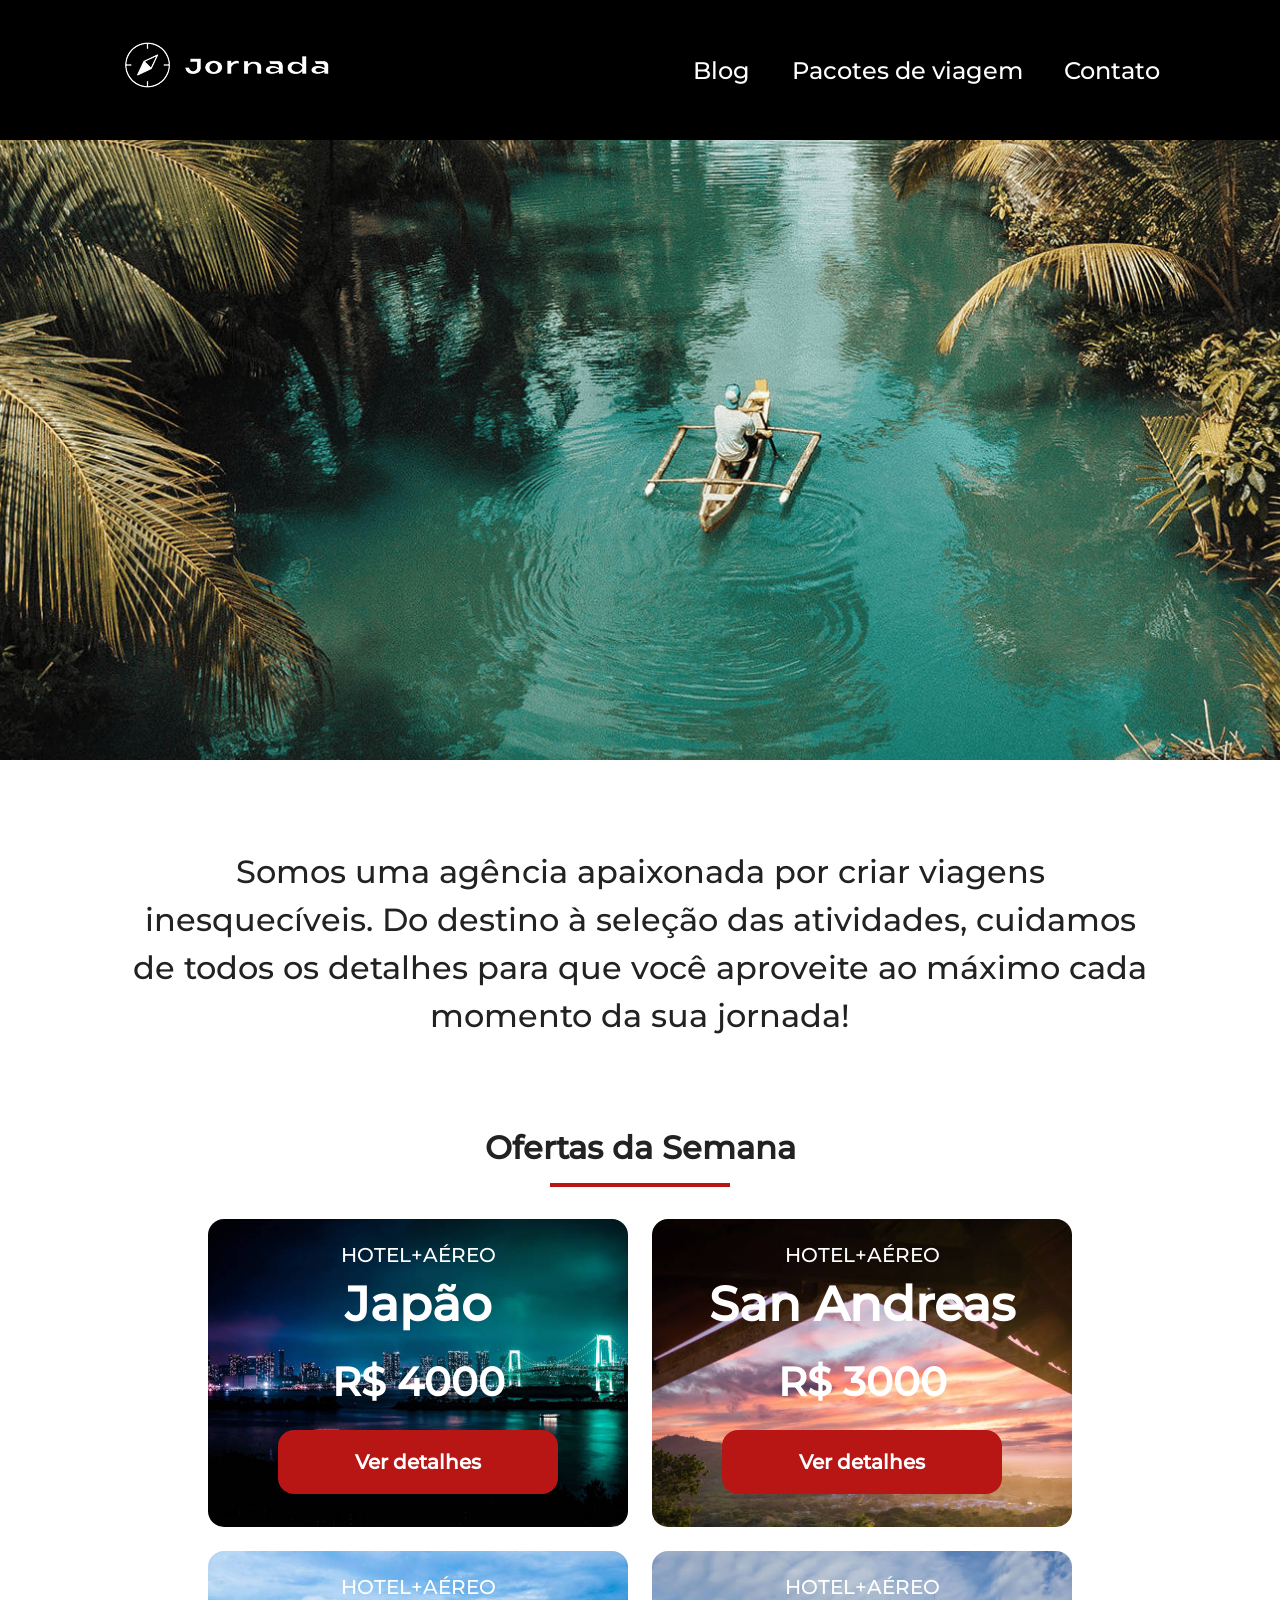
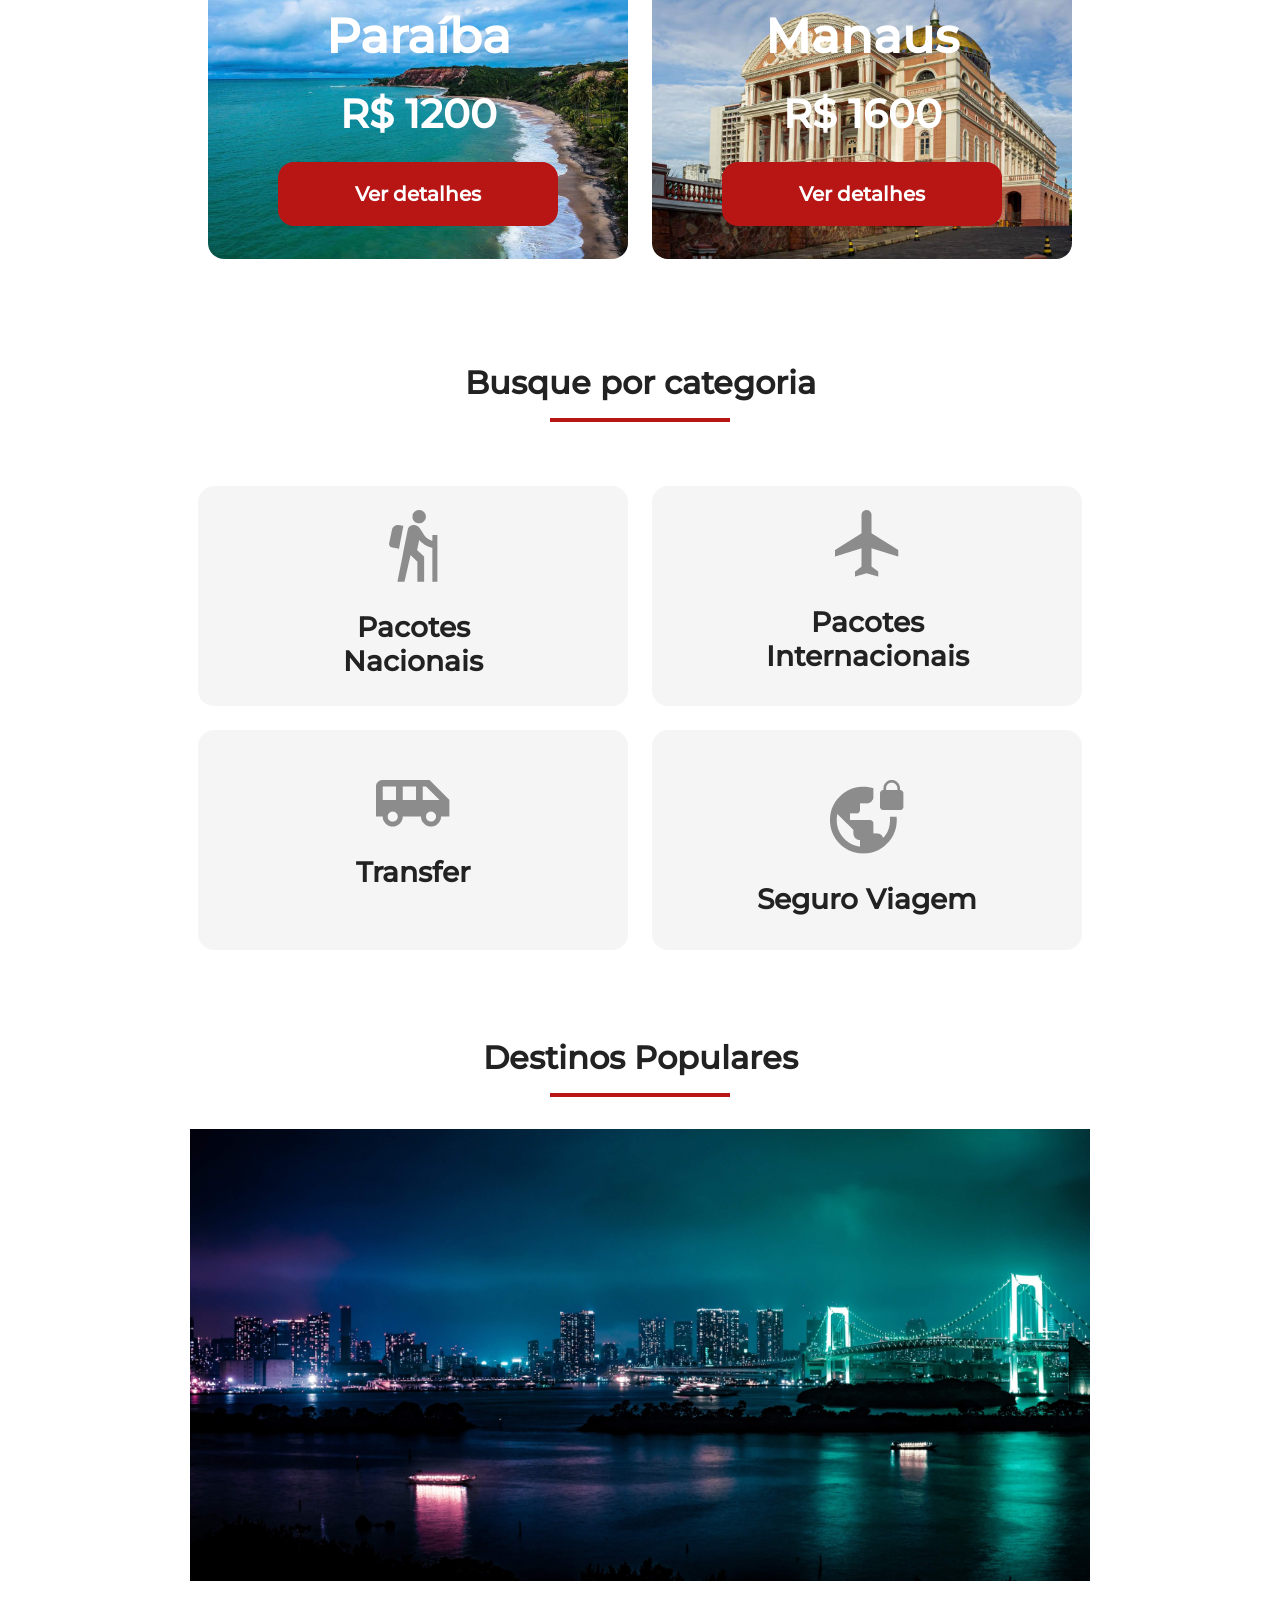
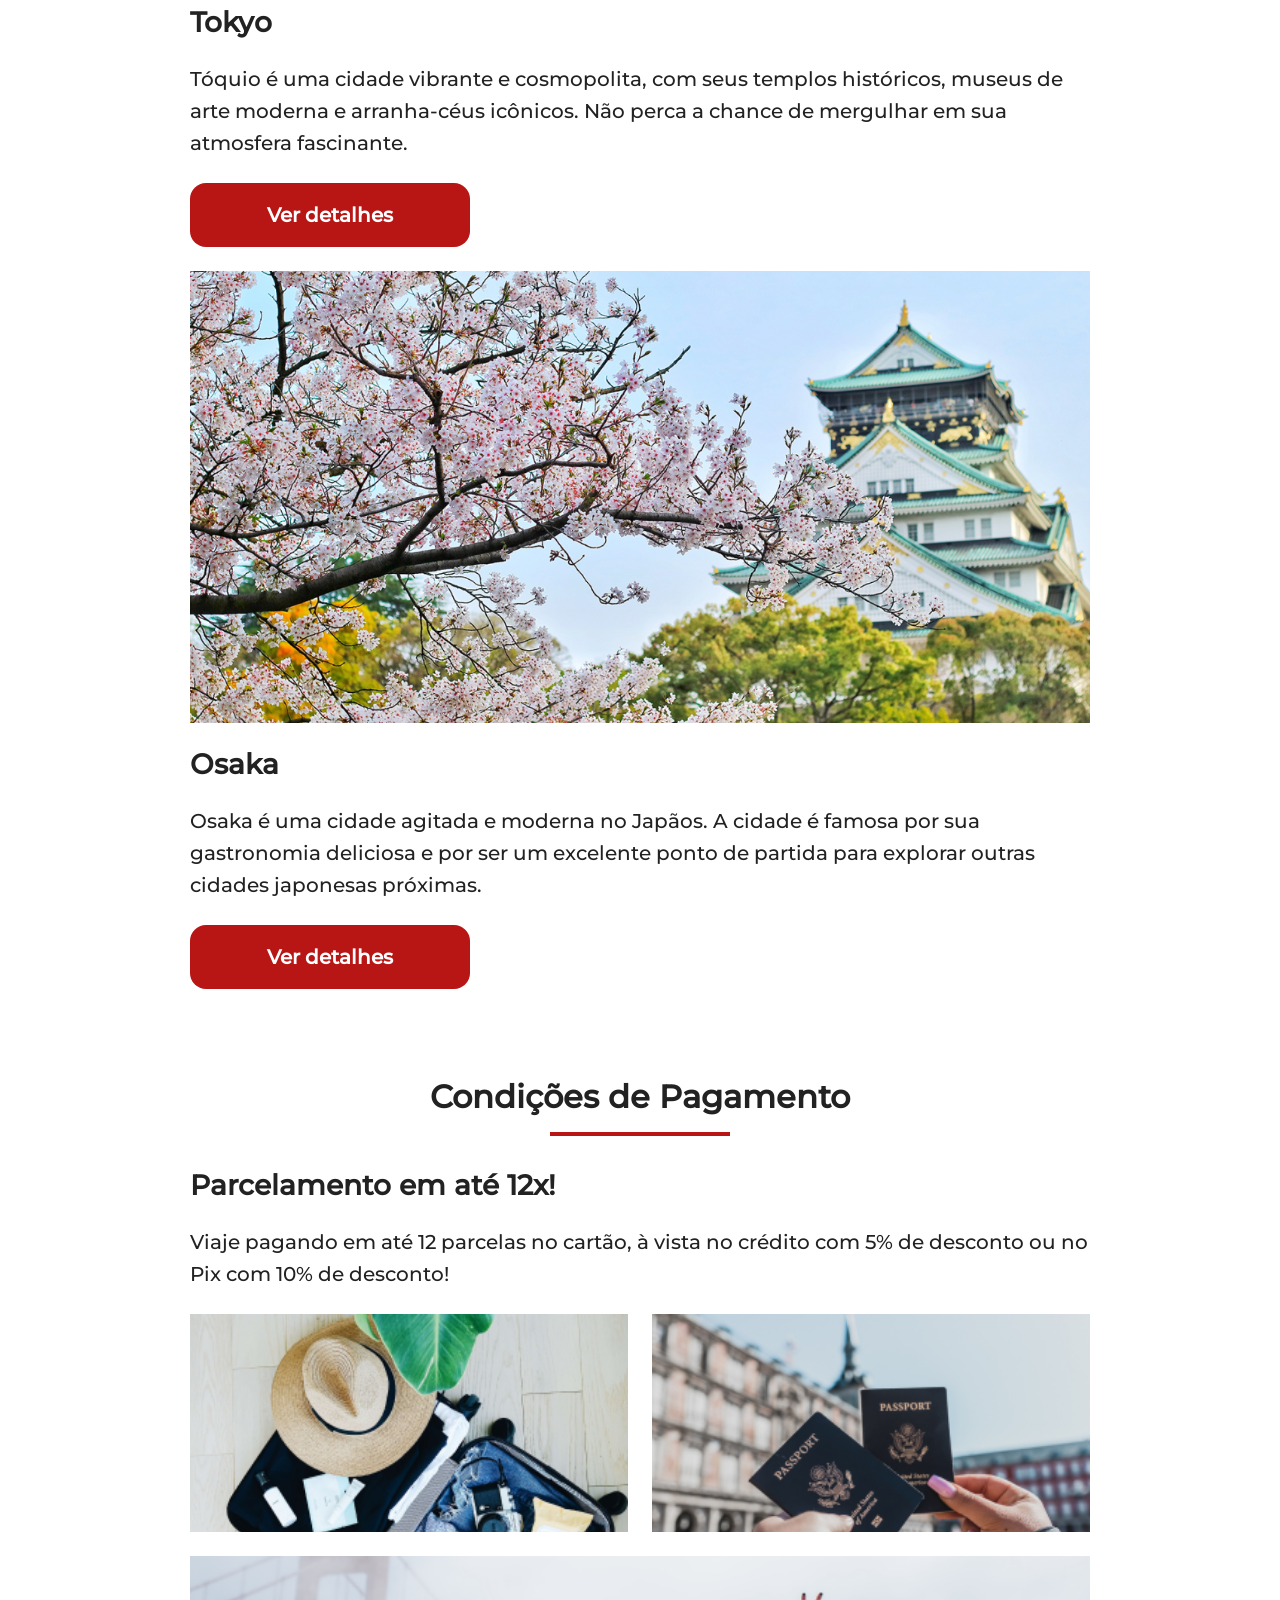
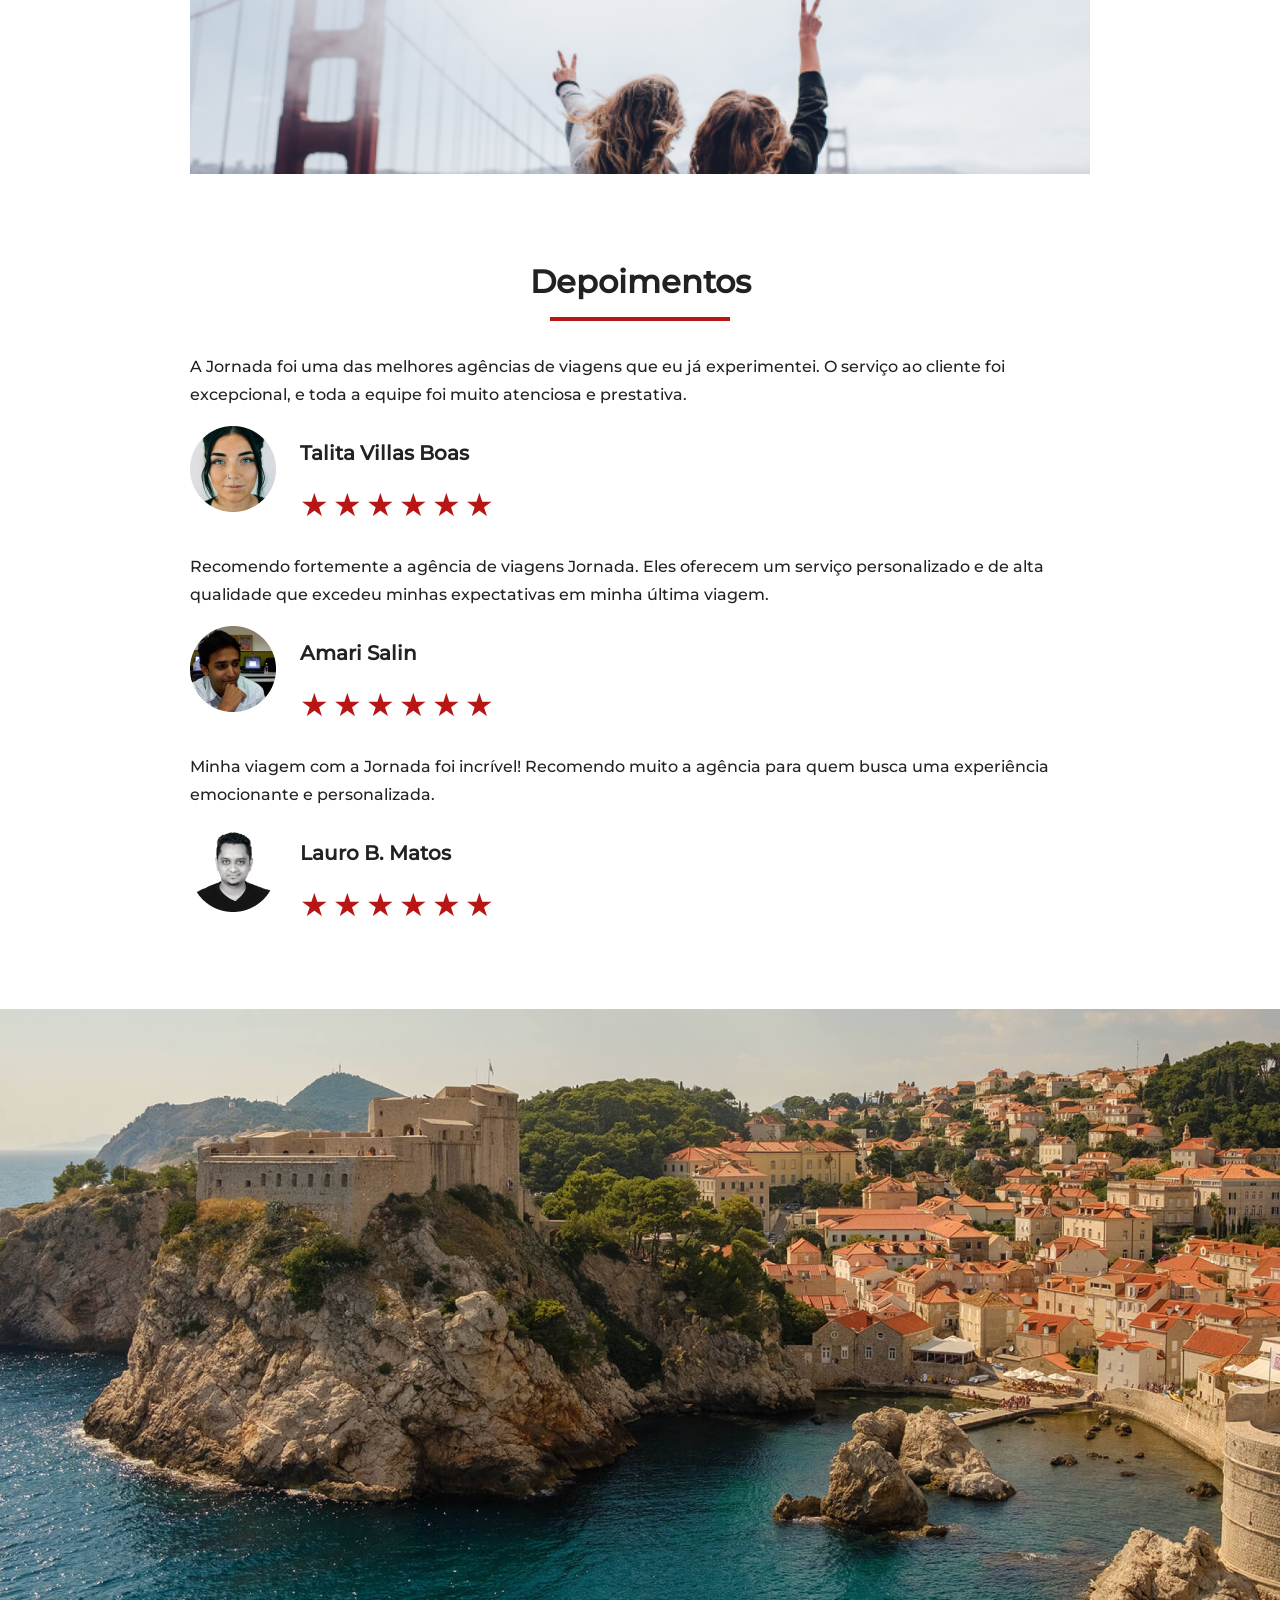
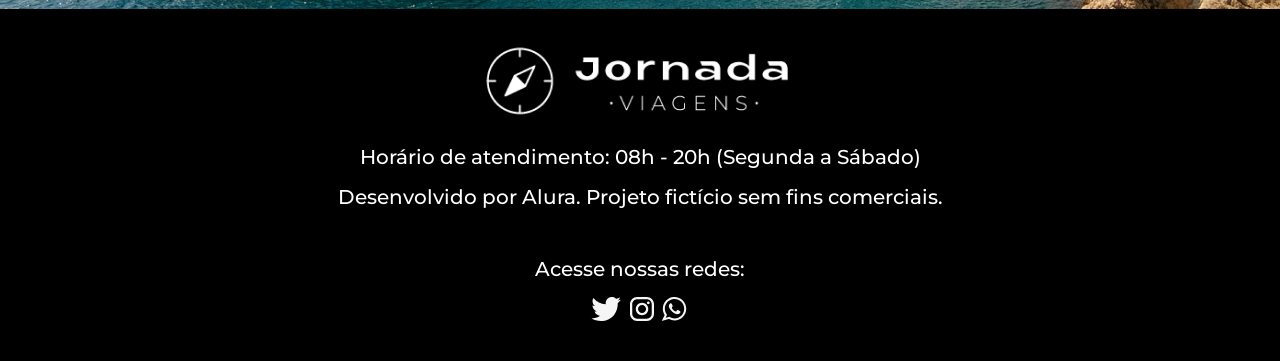
<file: index.html>
<!doctype html>
<html lang="pt-br">
  <head>
    <meta charset="UTF-8" />
    <meta name="viewport" content="width=device-width, initial-scale=1.0" />
    <meta
      name="description"
      content="Jornada Viagens, somos uma agência apaixonada por criar viagens inesquecíveis "
    />

    <meta name="og:title" content="Jornada Viagens" />
    <meta
      name="og:description "
      content="Jornada Viagens, somos uma agência apaixonada por criar viagens inesquecíveis"
    />
    <meta
      name="og:image "
      content="https://juliazucarelli.github.io/jornada-viagens/img/logo-footer.png"
    />
    <meta name="og:type " content="website" />
    <meta
      name="og:url "
      content="https://juliazucarelli.github.io/jornada-viagens"
    />

    <link rel="stylesheet" href="css/style.css" />
    <link rel="icon" href="favicon.svg" type="xml/svg" />
    <title>Jornada Viagens</title>
  </head>
  <body>
    <header class="main-header">
      <a class="logo" href="index.html" title="voltar para a página inicial">
        <img
          class="img-mobile"
          src="img/bussola-jornada-branca.png"
          alt="bussola do logo Jornada Viagens na cor branca"
        />
        <img
          class="img-desktop"
          src="img/bussola-texto-jornada-branca.png"
          alt="bussola do logo Jornada Viagens na cor branca"
        />
      </a>
      <div class="navigation-menu">
        <label for="menu"> <img src="img/menu.png" alt="menu" /> </label>
        <input type="checkbox" name="" id="menu" hidden />
        <nav>
          <ul class="list-links">
            <li>
              <a href="blog.html" target="_blank" title="acessar blog">Blog</a>
            </li>
            <li>
              <a
                href="pacotes-de-viagem.html"
                target="_blank"
                title="acessar pacotes de viagem"
                >Pacotes de viagem</a
              >
            </li>
            <li>
              <a href="contato.html" target="_blank" title="acessar contato"
                >Contato</a
              >
            </li>
          </ul>
        </nav>
      </div>
    </header>

    <section class="hero">
      <div class="hero-img"></div>
      <h2>
        Somos uma agência apaixonada por criar viagens inesquecíveis. Do destino
        à seleção das atividades, cuidamos de todos os detalhes para que você
        aproveite ao máximo cada momento da sua jornada!
      </h2>
    </section>

    <section class="offers section">
      <div class="section-title">
        <h2>Ofertas da Semana</h2>
        <hr />
      </div>
      <div class="offers-cards">
        <article class="card japao">
          <header>
            <p>HOTEL+AÉREO</p>
            <h3>Japão <span> R$ 4000 </span></h3>
          </header>
          <footer>
            <a href="#" class="button">Ver detalhes</a>
          </footer>
        </article>

        <article class="card san-andreas">
          <header>
            <p>HOTEL+AÉREO</p>
            <h3>San Andreas <span> R$ 3000 </span></h3>
          </header>
          <footer>
            <a href="#" class="button">Ver detalhes</a>
          </footer>
        </article>

        <article class="card paraiba">
          <header>
            <p>HOTEL+AÉREO</p>
            <h3>Paraíba <span> R$ 1200 </span></h3>
          </header>
          <footer>
            <a href="#" class="button">Ver detalhes</a>
          </footer>
        </article>

        <article class="card manaus">
          <header>
            <p>HOTEL+AÉREO</p>
            <h3>Manaus <span> R$ 1600 </span></h3>
          </header>
          <footer>
            <a href="#" class="button">Ver detalhes</a>
          </footer>
        </article>
      </div>
    </section>

    <section class="categories section">
      <div class="section-title">
        <h2>Busque por categoria</h2>
        <hr />
      </div>
      <div class="categories-cards">
        <a
          href="#"
          target="_blank"
          class="card"
          title="Busque por Pacotes Nacionais"
          ><img
            src="img/ícone - pacotes nacionais.png"
            alt="ícone cinza representando uma pessoa fazendo tracking"
          />
          <h3 class="content-title">
            Pacotes<br />
            Nacionais
          </h3>
        </a>

        <a
          href="#"
          target="_blank"
          class="card"
          title="Busque por Pacotes Internacionais"
          ><img
            src="img/ícone - pacotes interacionais.png"
            alt="ícone cinza representando um avião"
          />
          <h3 class="content-title">
            Pacotes<br />
            Internacionais
          </h3>
        </a>

        <a
          href="#"
          target="_blank"
          class="card single-line transfer"
          title="Busque pela categoria Transfer"
          ><img
            src="img/ícone -transfer.png"
            alt="ícone representando um ônibus"
          />
          <h3 class="content-title">Transfer</h3>
        </a>

        <a
          href="#"
          target="_blank"
          class="card single-line"
          title="Busque pela categoria Seguro Viagem"
          ><img
            src="img/ícone - seguro viagem.png"
            alt="ícone cinza representando o planeta terra com um cadeado"
          />
          <h3 class="content-title">Seguro Viagem</h3>
        </a>
      </div>
    </section>

    <section class="destination section">
      <div class="section-title">
        <h2>Destinos Populares</h2>
        <hr />
      </div>
      <div class="destination-items">
        <article class="item tokyo">
          <header>
            <div class="img-item"></div>
            <h3 class="content-title">Tokyo</h3>
          </header>
          <p class="content-text">
            Tóquio é uma cidade vibrante e cosmopolita, com seus templos
            históricos, museus de arte moderna e arranha-céus icônicos. Não
            perca a chance de mergulhar em sua atmosfera fascinante.
          </p>
          <footer>
            <a
              href="#"
              class="button"
              target="_blank"
              title="veja mais detalhes do destino Tokyo"
              >Ver detalhes</a
            >
          </footer>
        </article>

        <article class="item osaka">
          <header>
            <div class="img-item"></div>
            <h3 class="content-title">Osaka</h3>
          </header>
          <p class="content-text">
            Osaka é uma cidade agitada e moderna no Japãos. A cidade é famosa
            por sua gastronomia deliciosa e por ser um excelente ponto de
            partida para explorar outras cidades japonesas próximas.
          </p>
          <footer>
            <a
              href="#"
              class="button"
              target="_blank"
              title="veja mais detalhes do destino Osaka"
              >Ver detalhes</a
            >
          </footer>
        </article>
      </div>
    </section>

    <section class="payments section">
      <div class="section-title">
        <h2>Condições de Pagamento</h2>
        <hr />
      </div>
      <div class="content-container">
        <div class="text-content">
          <h3 class="content-title">Parcelamento em até 12x!</h3>
          <p class="content-text">
            Viaje pagando em até 12 parcelas no cartão, à vista no crédito com
            5% de desconto ou no Pix com 10% de desconto!
          </p>
        </div>
        <div class="image-gallery">
          <div class="image first"></div>
          <div class="image second"></div>
          <div class="image thirdy colspan-2"></div>
        </div>
      </div>
    </section>

    <section class="testimonial section">
      <div class="section-title">
        <h2>Depoimentos</h2>
        <hr />
      </div>
      <div class="testimonial-container">
        <article>
          <header>
            <p>
              A Jornada foi uma das melhores agências de viagens que eu já
              experimentei. O serviço ao cliente foi excepcional, e toda a
              equipe foi muito atenciosa e prestativa.
            </p>
          </header>
          <footer>
            <img
              src="img/avatar-talita.png"
              alt="imagem de perfil da cliente Talita Villas Boas"
            />
            <div class="profile-content">
              <h3>Talita Villas Boas</h3>
              <div class="rating">
                <span class="star">★</span>
                <span class="star">★</span>
                <span class="star">★</span>
                <span class="star">★</span>
                <span class="star">★</span>
                <span class="star">★</span>
              </div>
            </div>
          </footer>
        </article>

        <article>
          <header>
            <p>
              Recomendo fortemente a agência de viagens Jornada. Eles oferecem
              um serviço personalizado e de alta qualidade que excedeu minhas
              expectativas em minha última viagem.
            </p>
          </header>
          <footer>
            <img
              src="img/avatar-amari.png"
              alt="imagem de perfil do cliente Amari Salin"
            />
            <div class="profile-content">
              <h3>Amari Salin</h3>
              <div class="rating">
                <span class="star">★</span>
                <span class="star">★</span>
                <span class="star">★</span>
                <span class="star">★</span>
                <span class="star">★</span>
                <span class="star">★</span>
              </div>
            </div>
          </footer>
        </article>

        <article>
          <header>
            <p>
              Minha viagem com a Jornada foi incrível! Recomendo muito a agência
              para quem busca uma experiência emocionante e personalizada.
            </p>
          </header>
          <footer>
            <img
              src="img/avatar-lauro.png"
              alt="imagem de perfil do cliente Lauro B. Matos"
            />
            <div class="profile-content">
              <h3>Lauro B. Matos</h3>
              <div class="rating">
                <span class="star">★</span>
                <span class="star">★</span>
                <span class="star">★</span>
                <span class="star">★</span>
                <span class="star">★</span>
                <span class="star">★</span>
              </div>
            </div>
          </footer>
        </article>
      </div>
    </section>

    <section class="bottom-hero">
      <div class="hero-img"></div>
    </section>

    <footer class="main-footer">
      <div class="footer-content">
        <img src="img/logo-footer.png" alt="logo completo Jornada Viagens" />
        <p>Horário de atendimento: 08h - 20h (Segunda a Sábado)</p>
        <p>Desenvolvido por Alura. Projeto fictício sem fins comerciais.</p>
      </div>
      <div class="footer-social">
        <p>Acesse nossas redes:</p>

        <a href="#" target="_blank" title="Acesse o Twitter do Jornada Viagens"
          ><img
            src="img/icone-twitter.svg"
            alt="icone do Twitter na cor branca"
        /></a>
        <a href="#" target="_blank" title="Acesse o Twitter do Jornada Viagens"
          ><img
            src="img/icone-instagram.svg"
            alt="icone do Twitter na cor branca" /></a
        ><a href="#" target="_blank" title="Acesse o Twitter do Jornada Viagens"
          ><img src="img/icone-wpp.svg" alt="icone do Twitter na cor branca"
        /></a>
      </div>
    </footer>
  </body>
</html>
</file>
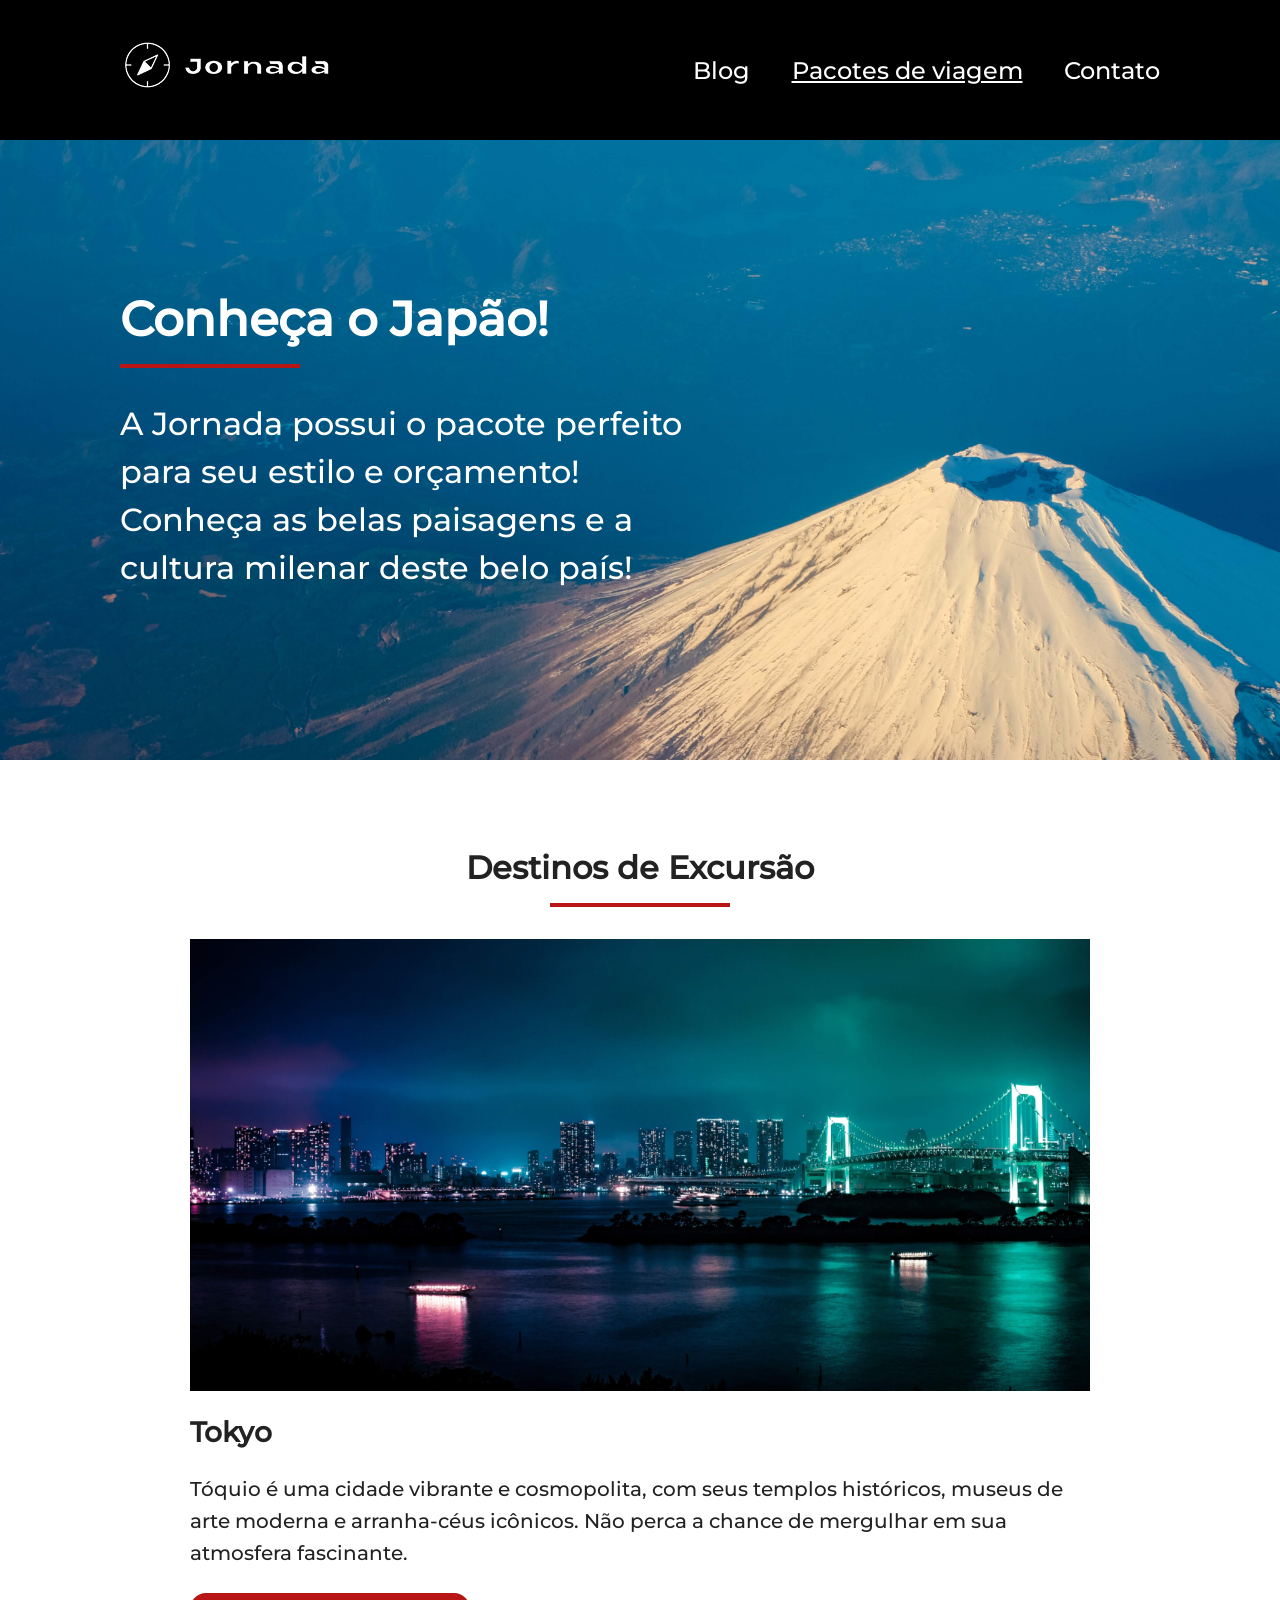
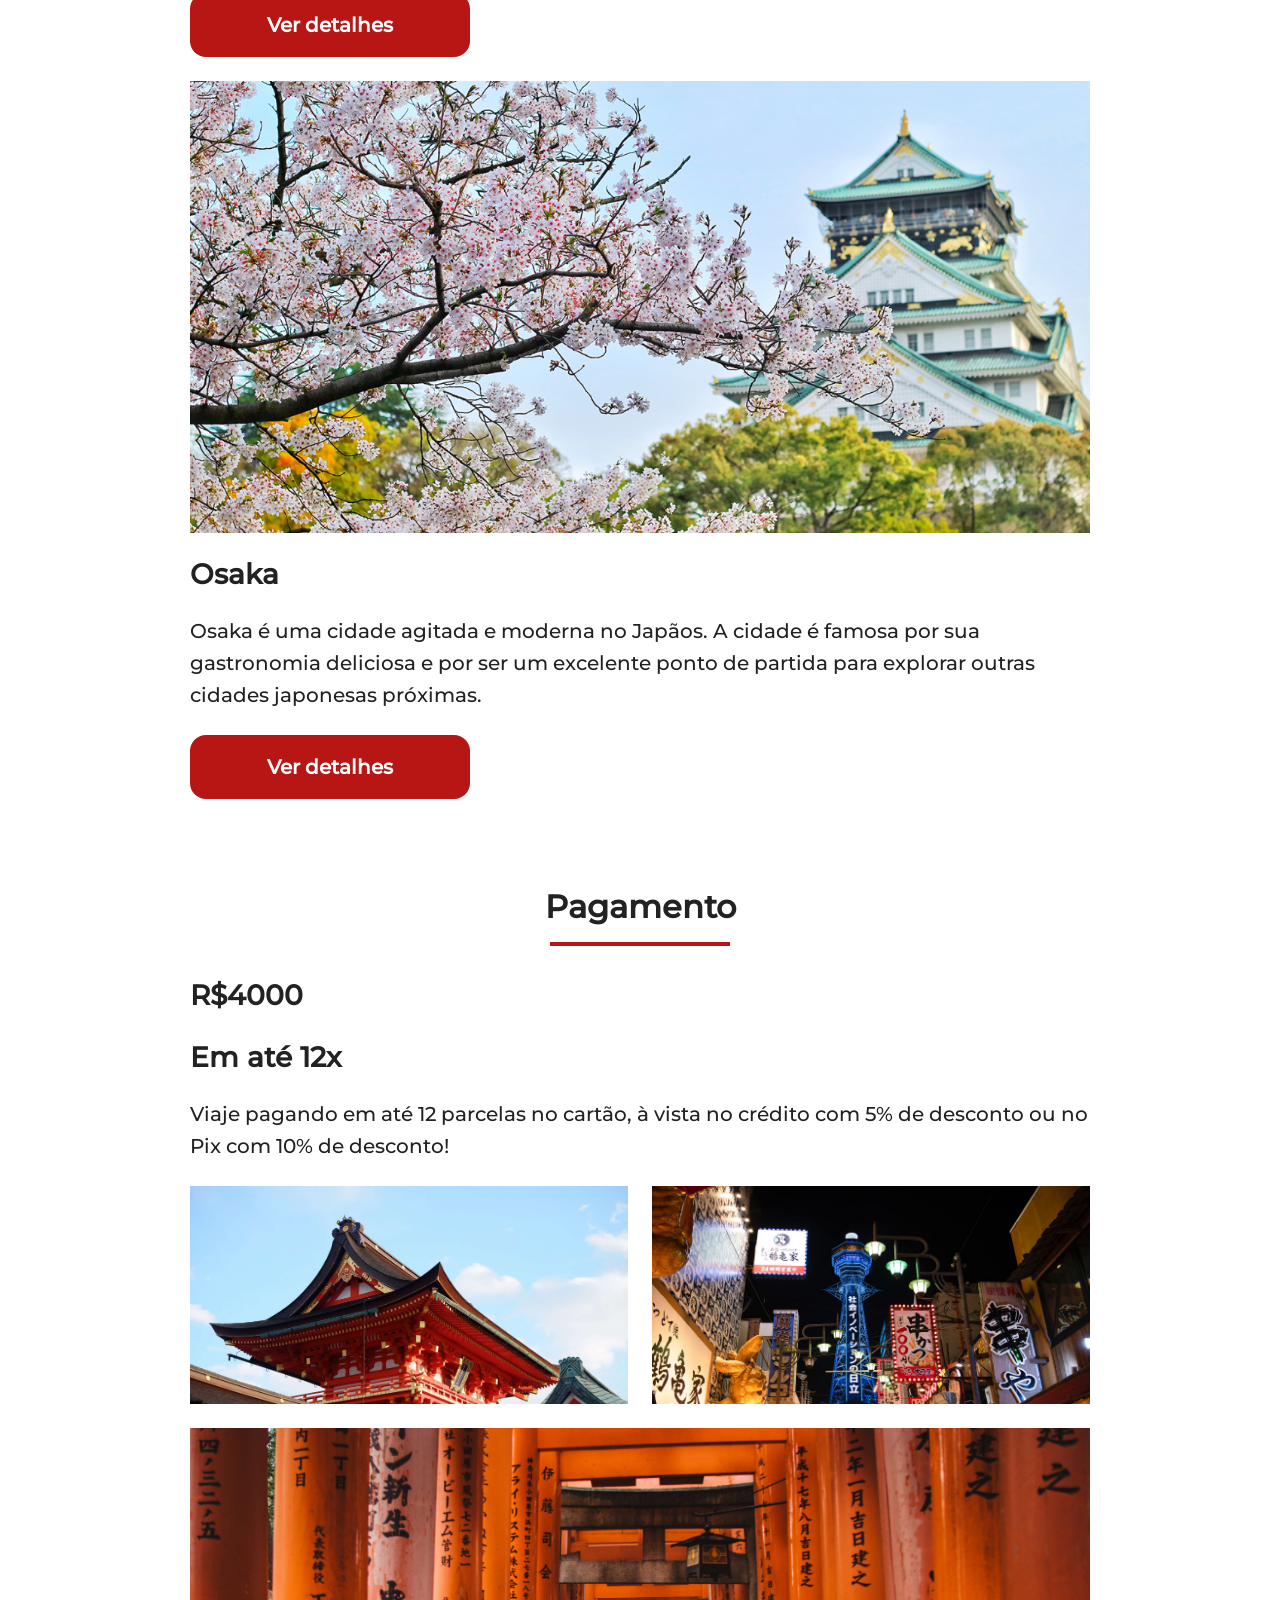
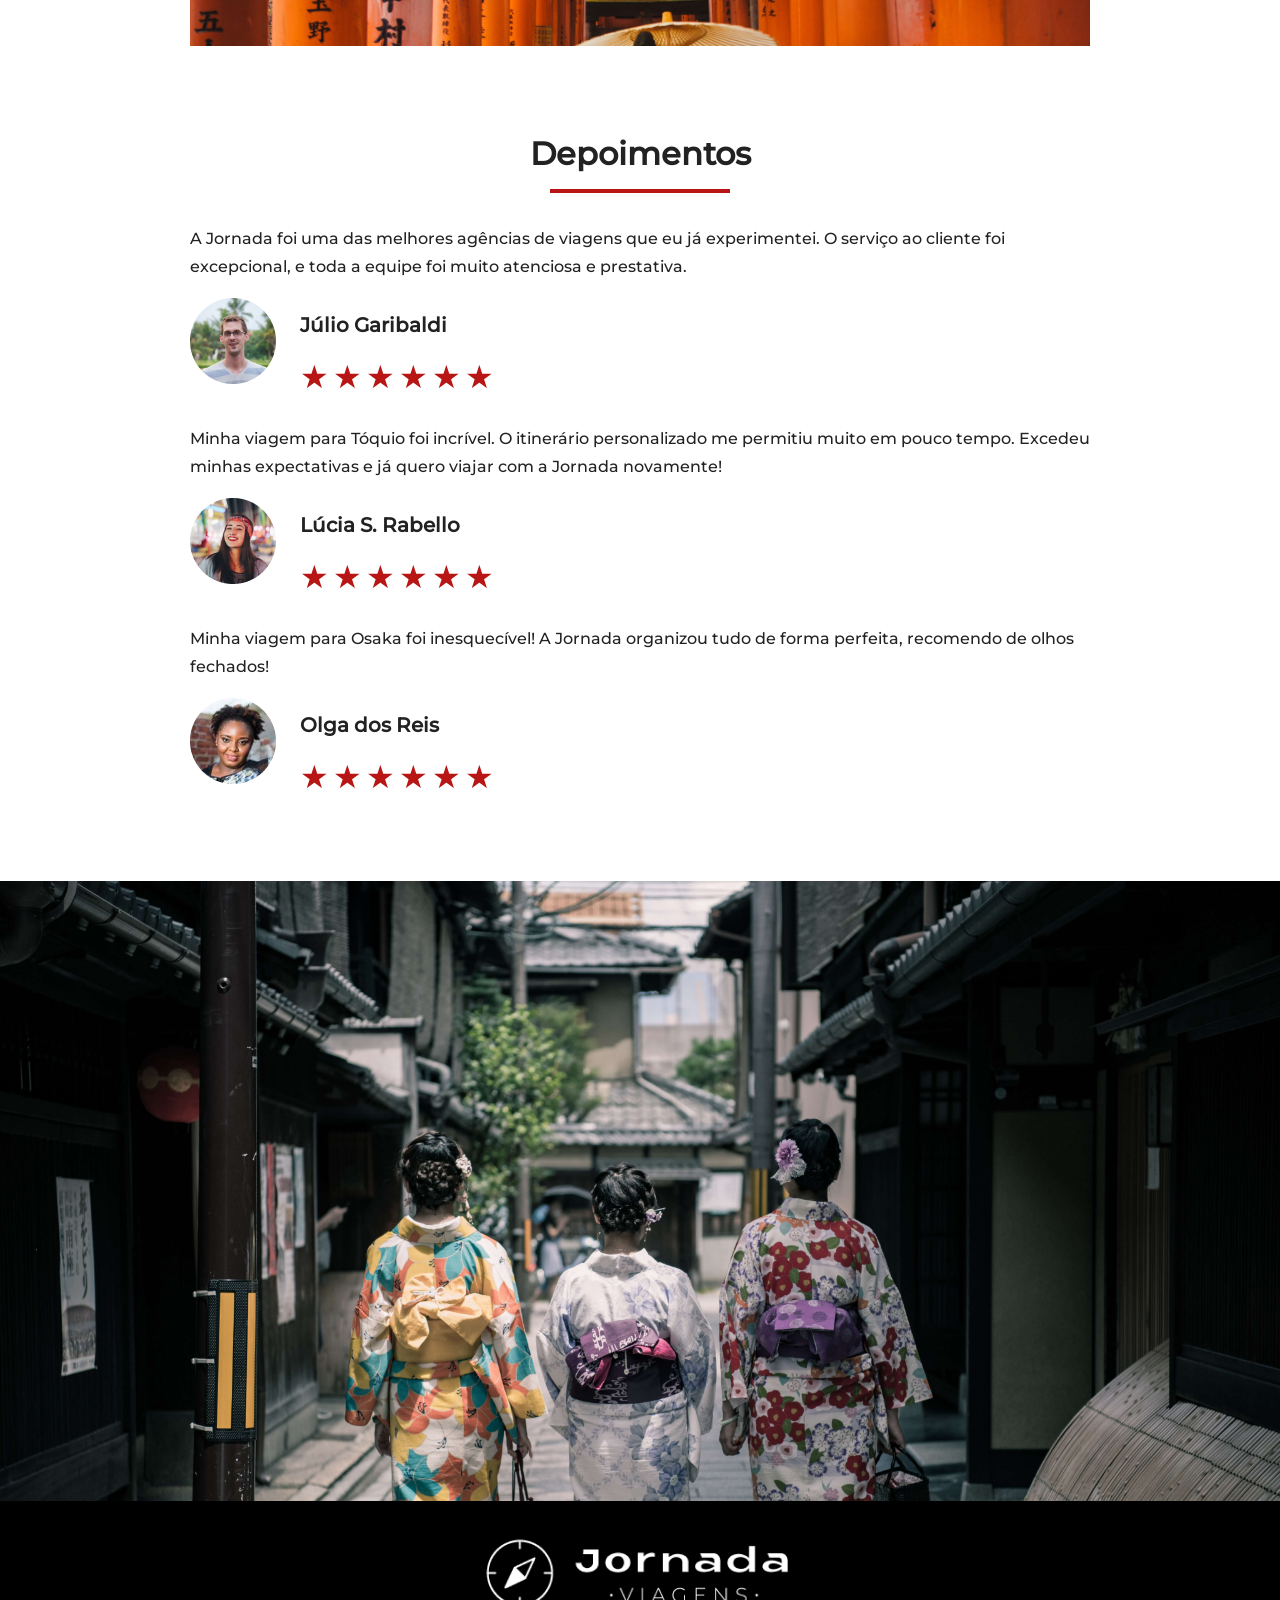
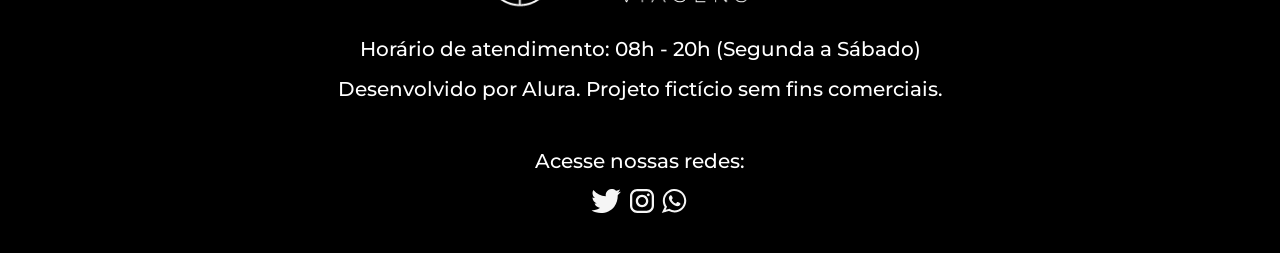
<file: pacotes-de-viagem.html>
<!doctype html>
<html lang="pt-br">
  <head>
    <meta charset="UTF-8" />
    <meta name="viewport" content="width=device-width, initial-scale=1.0" />
    <meta
      name="description"
      content="Jornada Viagens, uma agência apaixonada por criar viagens inesquecíveis"
    />
    <meta name="og:title" content="Jornada Viagens" />
    <meta
      name="og:description "
      content="Jornada Viagens, somos uma agência apaixonada por criar viagens inesquecíveis"
    />
    <meta
      name="og:image "
      content="https://juliazucarelli.github.io/jornada-viagens/img/logo-footer.png"
    />
    <meta name="og:type " content="website" />
    <meta
      name="og:url "
      content="https://juliazucarelli.github.io/jornada-viagens"
    />

    <link rel="stylesheet" href="./css/style.css" />
    <link rel="icon" href="favicon.svg" type="xml/svg" />
    <title>Jornada Viagens</title>
  </head>
  <body>
    <header class="main-header">
      <a class="logo" href="index.html" title="voltar para a página inicial">
        <img
          class="img-mobile"
          src="img/bussola-jornada-branca.png"
          alt="bussola do logo Jornada Viagens na cor branca"
        />
        <img
          class="img-desktop"
          src="img/bussola-texto-jornada-branca.png"
          alt="bussola do logo Jornada Viagens na cor branca"
        />
      </a>
      <div class="navigation-menu">
        <label for="menu"> <img src="img/menu.png" alt="menu" /> </label>
        <input type="checkbox" name="" id="menu" hidden />
        <nav>
          <ul class="list-links">
            <li>
              <a href="blog.html" target="_blank" title="acessar blog">Blog</a>
            </li>
            <li>
              <a
                class="active"
                href="pacotes-de-viagem.html"
                target="_blank"
                title="Acessar pacotes de viagem"
                >Pacotes de viagem</a
              >
            </li>
            <li>
              <a href="contato.html" target="_blank" title="acessar contato"
                >Contato</a
              >
            </li>
          </ul>
        </nav>
      </div>
    </header>

    <section class="travel-packages hero">
      <div class="hero-img">
        <div class="hero-content">
          <h1>Conheça o Japão!</h1>
          <hr />
          <p>
            A Jornada possui o pacote perfeito para seu estilo e orçamento!
            Conheça as belas paisagens e a cultura milenar deste belo país!
          </p>
        </div>
      </div>
    </section>

    <section class="destination section">
      <div class="section-title">
        <h2>Destinos de Excursão</h2>
        <hr />
      </div>
      <div class="destination-items">
        <article class="item tokyo">
          <header>
            <div class="img-item"></div>
            <h3 class="content-title">Tokyo</h3>
          </header>
          <p class="content-text">
            Tóquio é uma cidade vibrante e cosmopolita, com seus templos
            históricos, museus de arte moderna e arranha-céus icônicos. Não
            perca a chance de mergulhar em sua atmosfera fascinante.
          </p>
          <footer>
            <a
              href="#"
              class="button"
              target="_blank"
              title="veja mais detalhes do destino Tokyo"
              >Ver detalhes</a
            >
          </footer>
        </article>

        <article class="item osaka">
          <header>
            <div class="img-item"></div>
            <h3 class="content-title">Osaka</h3>
          </header>
          <p class="content-text">
            Osaka é uma cidade agitada e moderna no Japãos. A cidade é famosa
            por sua gastronomia deliciosa e por ser um excelente ponto de
            partida para explorar outras cidades japonesas próximas.
          </p>
          <footer>
            <a
              href="#"
              class="button"
              target="_blank"
              title="veja mais detalhes do destino Osaka"
              >Ver detalhes</a
            >
          </footer>
        </article>
      </div>
    </section>

    <section class="travel-packages payments section">
      <div class="section-title">
        <h2>Pagamento</h2>
        <hr />
      </div>
      <div class="content-container">
        <div class="text-content">
          <h3 class="content-title">R$4000</h3>
          <h3 class="content-title">Em até 12x</h3>

          <p class="content-text">
            Viaje pagando em até 12 parcelas no cartão, à vista no crédito com
            5% de desconto ou no Pix com 10% de desconto!
          </p>
          <!-- <footer>
            <a
              href="#"
              class="button"
              target="_blank"
              title="veja mais detalhes do destino Tokyo"
              >Ver detalhes</a
            >
          </footer> -->
        </div>
        <div class="image-gallery">
          <div class="image first"></div>
          <div class="image second"></div>
          <div class="image thirdy colspan-2"></div>
        </div>
      </div>
    </section>

    <section class="testimonial section">
      <div class="section-title">
        <h2>Depoimentos</h2>
        <hr />
      </div>
      <div class="testimonial-container">
        <article>
          <header>
            <p>
              A Jornada foi uma das melhores agências de viagens que eu já
              experimentei. O serviço ao cliente foi excepcional, e toda a
              equipe foi muito atenciosa e prestativa.
            </p>
          </header>
          <footer>
            <img
              src="img/travel-packages/avatar-julio.png"
              alt="imagem de perfil do cliente Julio Garibaldi"
            />
            <div class="profile-content">
              <h3>Júlio Garibaldi</h3>
              <div class="rating">
                <span class="star">★</span>
                <span class="star">★</span>
                <span class="star">★</span>
                <span class="star">★</span>
                <span class="star">★</span>
                <span class="star">★</span>
              </div>
            </div>
          </footer>
        </article>

        <article>
          <header>
            <p>
              Minha viagem para Tóquio foi incrível. O itinerário personalizado
              me permitiu muito em pouco tempo. Excedeu minhas expectativas e já
              quero viajar com a Jornada novamente!
            </p>
          </header>
          <footer>
            <img
              src="img/travel-packages/avatar-lucia.png"
              alt="imagem de perfil da cliente Lúcia S. Rabello"
            />
            <div class="profile-content">
              <h3>Lúcia S. Rabello</h3>
              <div class="rating">
                <span class="star">★</span>
                <span class="star">★</span>
                <span class="star">★</span>
                <span class="star">★</span>
                <span class="star">★</span>
                <span class="star">★</span>
              </div>
            </div>
          </footer>
        </article>

        <article>
          <header>
            <p>
              Minha viagem para Osaka foi inesquecível! A Jornada organizou tudo
              de forma perfeita, recomendo de olhos fechados!
            </p>
          </header>
          <footer>
            <img
              src="img/travel-packages/avatar-olga.png"
              alt="imagem de perfil do cliente Lauro B. Matos"
            />
            <div class="profile-content">
              <h3>Olga dos Reis</h3>
              <div class="rating">
                <span class="star">★</span>
                <span class="star">★</span>
                <span class="star">★</span>
                <span class="star">★</span>
                <span class="star">★</span>
                <span class="star">★</span>
              </div>
            </div>
          </footer>
        </article>
      </div>
    </section>

    <section class="travel-packages bottom-hero">
      <div class="hero-img"></div>
    </section>

    <footer class="main-footer">
      <div class="footer-content">
        <img src="img/logo-footer.png" alt="logo completo Jornada Viagens" />
        <p>Horário de atendimento: 08h - 20h (Segunda a Sábado)</p>
        <p>Desenvolvido por Alura. Projeto fictício sem fins comerciais.</p>
      </div>
      <div class="footer-social">
        <p>Acesse nossas redes:</p>

        <a href="#" target="_blank" title="Acesse o Twitter do Jornada Viagens"
          ><img
            src="img/icone-twitter.svg"
            alt="icone do Twitter na cor branca"
        /></a>
        <a href="#" target="_blank" title="Acesse o Twitter do Jornada Viagens"
          ><img
            src="img/icone-instagram.svg"
            alt="icone do Twitter na cor branca" /></a
        ><a href="#" target="_blank" title="Acesse o Twitter do Jornada Viagens"
          ><img src="img/icone-wpp.svg" alt="icone do Twitter na cor branca"
        /></a>
      </div>
    </footer>
  </body>
</html>
</file>
<file: css/style.css>
@import url(global.css);
@import url(header.css);
@import url(hero.css);
@import url(offers.css);
@import url(categories.css);
@import url(destinations.css);
@import url(payments.css);
@import url(testimonials.css);
@import url(footer.css);
</file>
